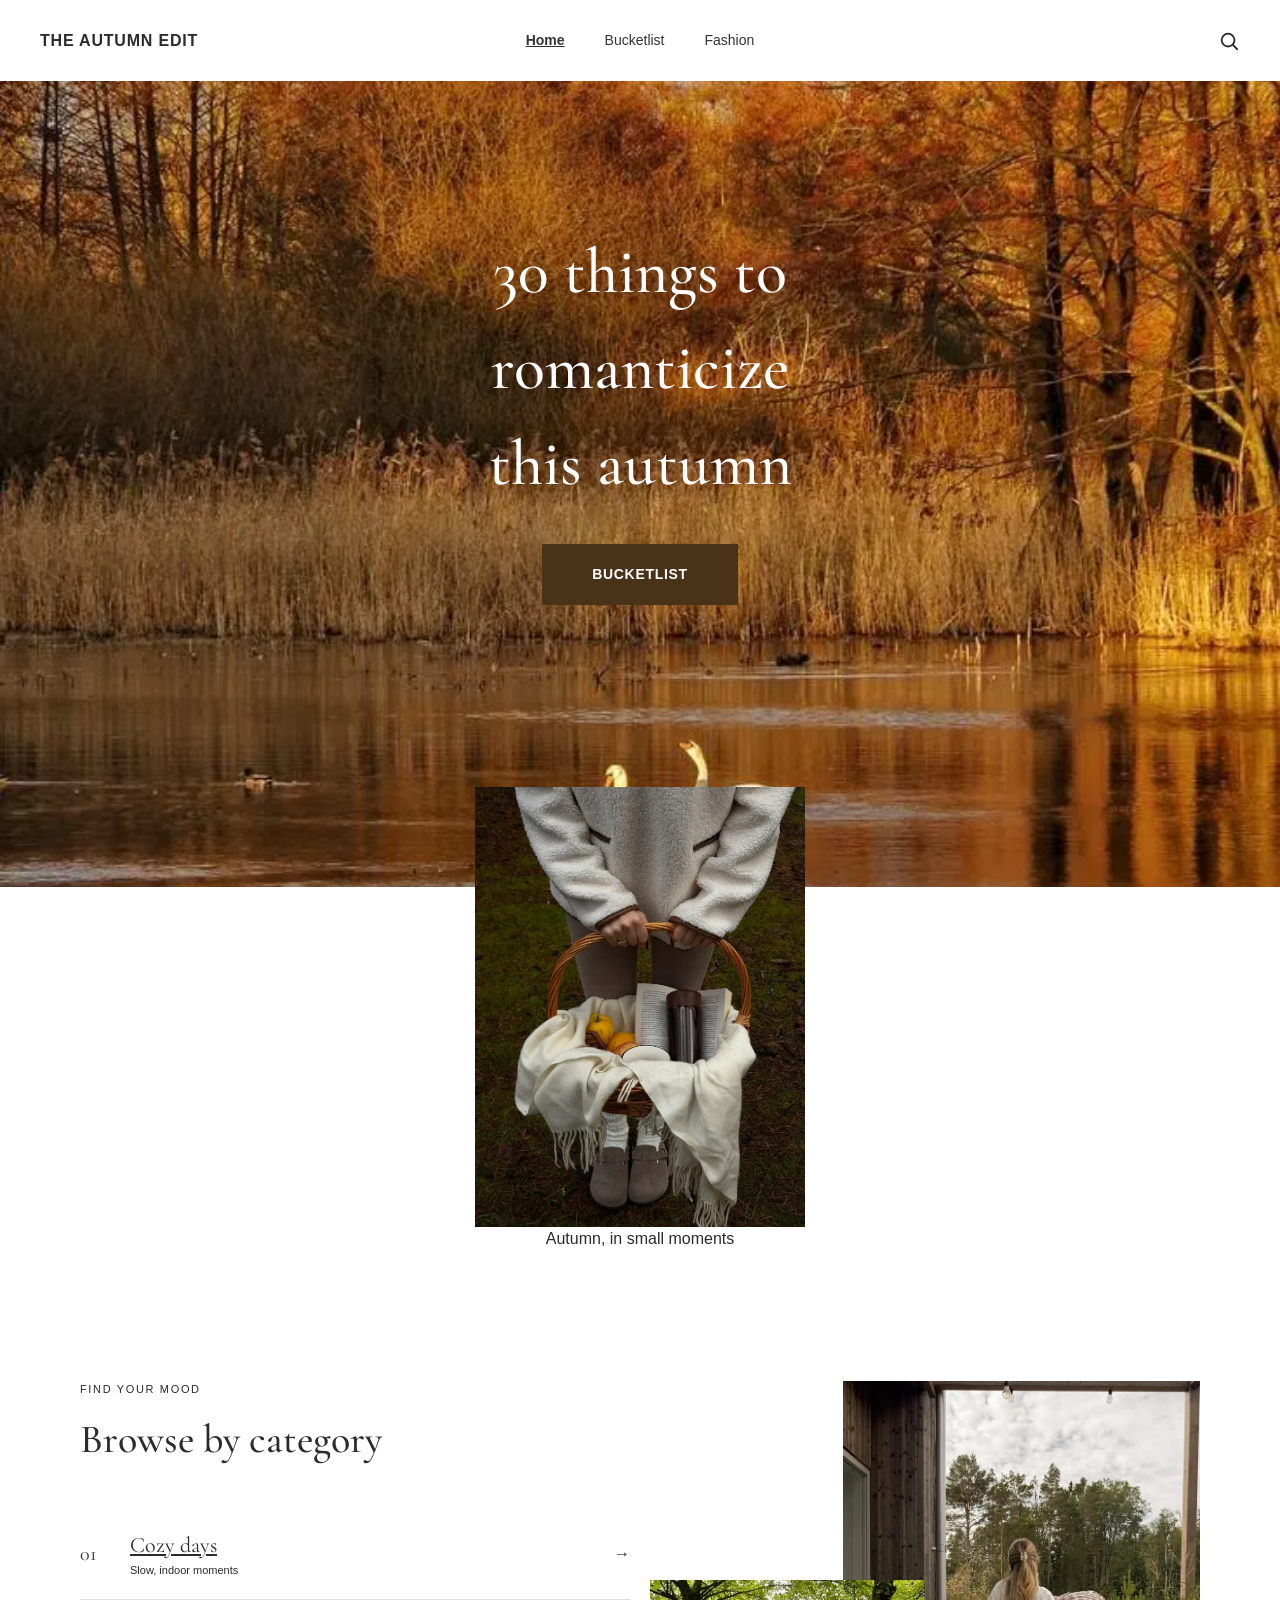
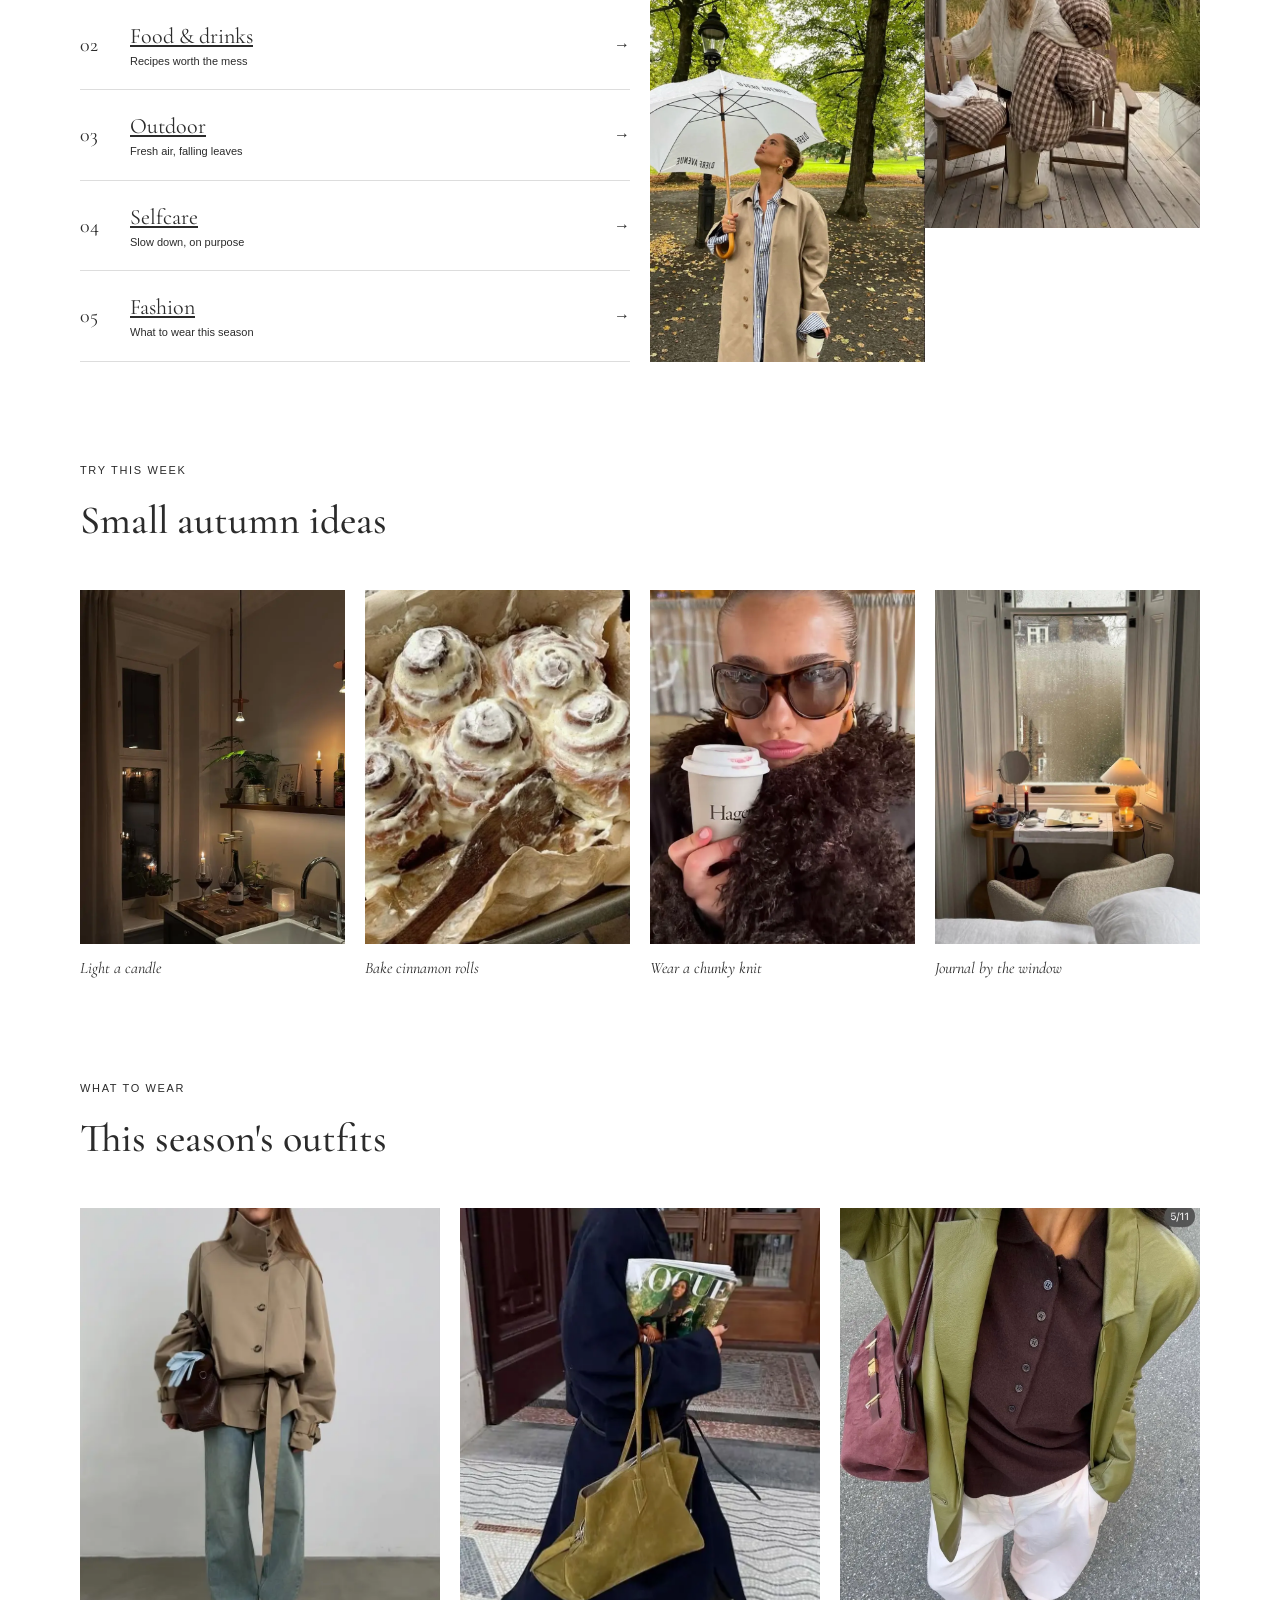
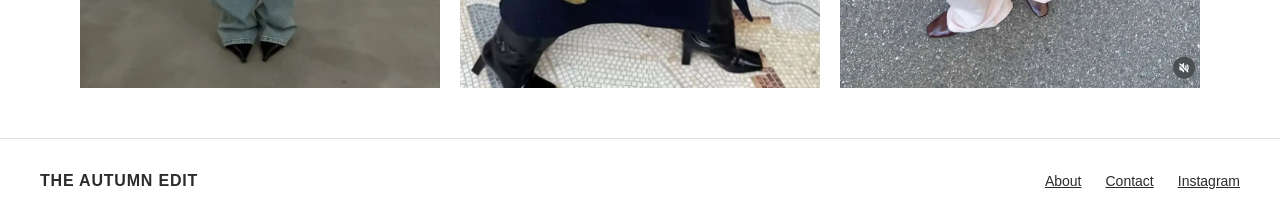
<file: index.html>
<!DOCTYPE html>
<html lang="en">

<head>
    <meta charset="UTF-8">
    <meta name="viewport" content="width=device-width, initial-scale=1.0">
    <meta name="robots" content="noindex">
    <link rel="preconnect" href="https://fonts.googleapis.com">
    <link rel="preconnect" href="https://fonts.gstatic.com" crossorigin>
    <link href="https://fonts.googleapis.com/css2?family=Cormorant+Garamond:ital,wght@0,500;1,500&display=swap"
        rel="stylesheet">
    <link rel="icon" href="favicon.svg?v=3" type="image/svg+xml">
    <link rel="stylesheet" href="style.css">
    <link rel="stylesheet" href="layout.css">
    <title>Home</title>
</head>

<body>

    <header>
        <div>
            <p><a href="index.html">THE AUTUMN EDIT</a></p>
        </div>
        <nav>
            <ul class="menu">
                <li><a class="current" href="index.html">Home</a></li>
                <li><a href="bucketlist.html">Bucketlist</a></li>
                <li><a href="fashion.html">Fashion</a></li>
            </ul>
            <button class="burger" aria-label="Menu">
                <span class="line"></span>
                <span class="line"></span>
                <span class="line"></span>
            </button>
        </nav>
        <div class="search">
            <svg width="22" height="22" viewBox="0 0 24 24" fill="none" stroke="currentColor" stroke-width="2"
                stroke-linecap="round" aria-hidden="true">
                <circle cx="11" cy="11" r="7"></circle>
                <line x1="16.5" y1="16.5" x2="21" y2="21"></line>
            </svg>
        </div>
    </header>

    <main>

        <div class="hero">
            <img src="./imgs/home/img1.webp" alt="Efterårsskov med gyldne blade">
            <h1>30 things to romanticize this autumn</h1>
            <a href="bucketlist.html">BUCKETLIST</a>
        </div>

        <div class="overlap">
            <img src="./imgs/home/img2.webp" alt="Kurv fyldt med efterårsting">
            <p>Autumn, in small moments</p>
        </div>

        <div class="grid_1-1">
            <div>
                <p class="label">FIND YOUR MOOD</p>
                <h2>Browse by category</h2>
                <ul class="categories">
                    <li>
                        <p>01</p>
                        <a href="bucketlist.html">Cozy days</a>
                        <p>Slow, indoor moments</p>
                    </li>
                    <li>
                        <p>02</p>
                        <a href="bucketlist.html">Food &amp; drinks</a>
                        <p>Recipes worth the mess</p>
                    </li>
                    <li>
                        <p>03</p>
                        <a href="bucketlist.html">Outdoor</a>
                        <p>Fresh air, falling leaves</p>
                    </li>
                    <li>
                        <p>04</p>
                        <a href="bucketlist.html">Selfcare</a>
                        <p>Slow down, on purpose</p>
                    </li>
                    <li>
                        <p>05</p>
                        <a href="fashion.html">Fashion</a>
                        <p>What to wear this season</p>
                    </li>
                </ul>
            </div>

            <div class="collage">
                <img src="./imgs/home/img3.webp" alt="Cozy efterårsstemning indendørs">
                <img src="./imgs/home/img4.webp" alt="Varm drik og efterårsdetaljer">
            </div>
        </div>

        <div>
            <p class="label">TRY THIS WEEK</p>
            <h2>Small autumn ideas</h2>

            <div class="grid_1-1-1-1">
                <div>
                    <img src="./imgs/home/img5.webp" alt="Tændt stearinlys">
                    <p>Light a candle</p>
                </div>
                <div>
                    <img src="./imgs/home/img6.webp" alt="Nybagte kanelsnegle">
                    <p>Bake cinnamon rolls</p>
                </div>
                <div>
                    <img src="./imgs/home/img7.webp" alt="Hyggelig strik med stor krave">
                    <p>Wear a chunky knit</p>
                </div>
                <div>
                    <img src="./imgs/home/img8.webp" alt="Dagbog ved vinduet">
                    <p>Journal by the window</p>
                </div>
            </div>
        </div>

        <div>
            <p class="label">WHAT TO WEAR</p>
            <h2>This season's outfits</h2>

            <div class="grid_1-1-1">
                <div>
                    <img src="./imgs/home/img9.webp" alt="Efterårsoutfit i brune toner">
                </div>

                <div>
                    <img src="./imgs/home/img10.webp" alt="Efterårsoutfit med trenchcoat">
                </div>

                <div>
                    <img src="./imgs/home/img11.webp" alt="Efterårsoutfit med strik og nederdel">
                </div>
            </div>
        </div>

    </main>

    <footer>
        <p><a href="index.html">THE AUTUMN EDIT</a></p>
        <a href="about.html">About</a>
        <a href="mailto:hello@theautumnedit.dk">Contact</a>
        <a href="https://www.instagram.com/karolinekc/" target="_blank" rel="noopener">Instagram</a>
    </footer>

    <script src="script.js"></script>
</body>

</html>
</file>
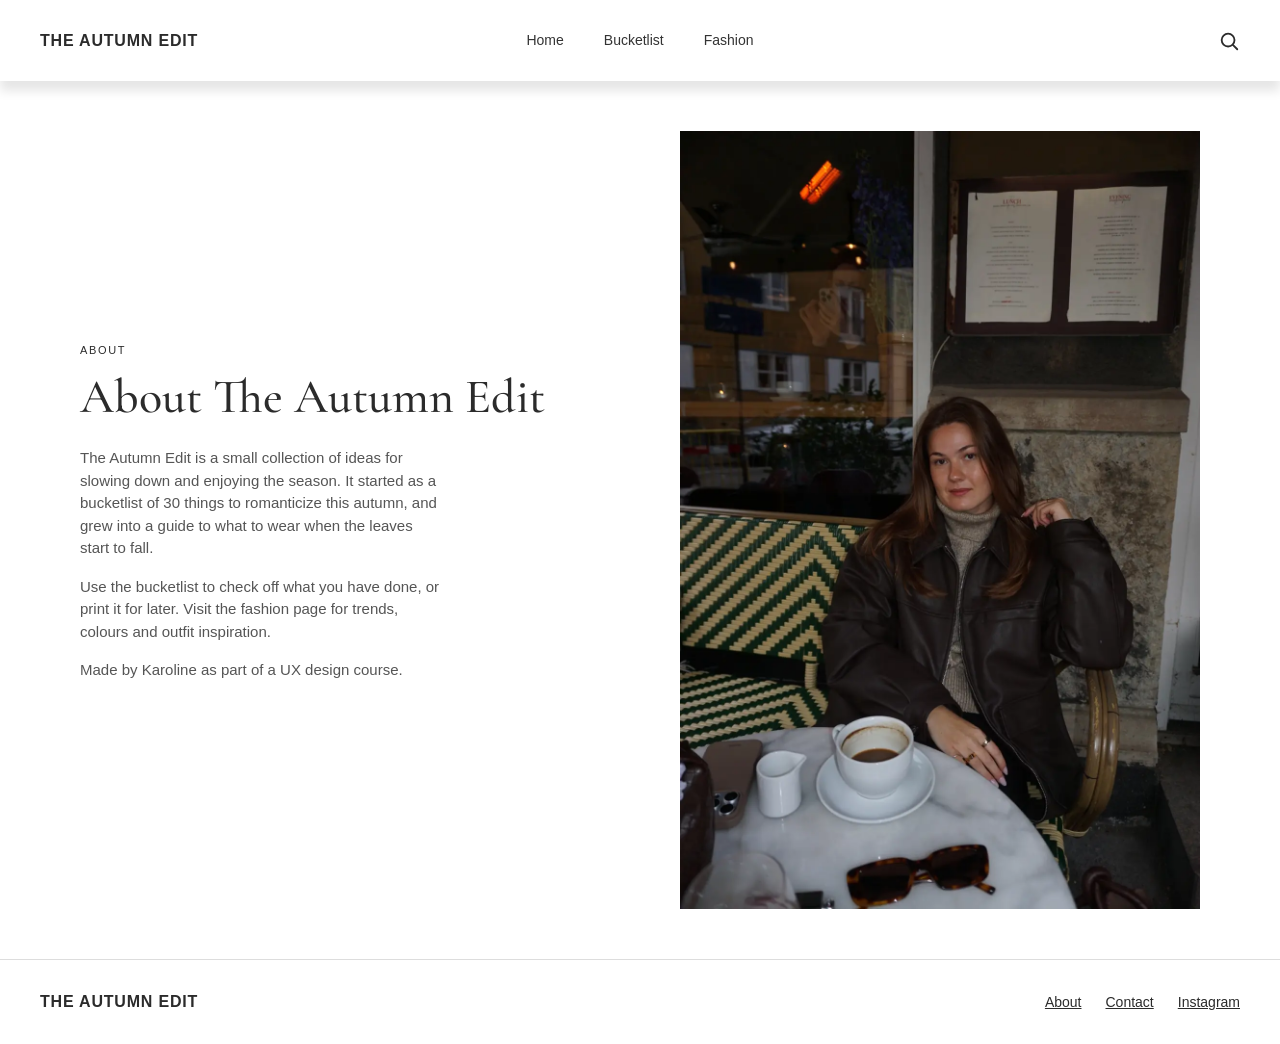
<file: about.html>
<!DOCTYPE html>
<html lang="en">

<head>
    <meta charset="UTF-8">
    <meta name="viewport" content="width=device-width, initial-scale=1.0">
    <meta name="robots" content="noindex">
    <link rel="icon" href="favicon.svg?v=3" type="image/svg+xml">
    <link rel="preconnect" href="https://fonts.googleapis.com">
    <link rel="preconnect" href="https://fonts.gstatic.com" crossorigin>
    <link href="https://fonts.googleapis.com/css2?family=Cormorant+Garamond:ital,wght@0,500;1,500&display=swap"
        rel="stylesheet">
    <link rel="stylesheet" href="style.css">
    <link rel="stylesheet" href="layout.css">
    <title>About</title>
</head>

<body>
    <header>
        <div>
            <p><a href="index.html">THE AUTUMN EDIT</a></p>
        </div>
        <nav>
            <ul class="menu">
                <li><a href="index.html">Home</a></li>
                <li><a href="bucketlist.html">Bucketlist</a></li>
                <li><a href="fashion.html">Fashion</a></li>
            </ul>
            <button class="burger" aria-label="Menu">
                <span class="line"></span>
                <span class="line"></span>
                <span class="line"></span>
            </button>
        </nav>
        <div class="search">
            <svg width="22" height="22" viewBox="0 0 24 24" fill="none" stroke="currentColor" stroke-width="2"
                stroke-linecap="round" aria-hidden="true">
                <circle cx="11" cy="11" r="7"></circle>
                <line x1="16.5" y1="16.5" x2="21" y2="21"></line>
            </svg>
        </div>
    </header>

    <main>

        <div class="grid_1-1 intro">
            <div class="about">
                <p class="label">ABOUT</p>
                <h1>About The Autumn Edit</h1>
                <p>The Autumn Edit is a small collection of ideas for slowing down and enjoying the season. It started
                    as
                    a bucketlist of 30 things to romanticize this autumn, and grew into a guide to what to wear when the
                    leaves start to fall.</p>
                <p>Use the bucketlist to check off what you have done, or print it for later. Visit the fashion page for
                    trends, colours and outfit inspiration.</p>
                <p>Made by Karoline as part of a UX design course.</p>
            </div>
            <img class="about-img" src="./imgs/about/about.webp" width="1080" height="1616"
                alt="Karoline sidder på en café i en brun læderjakke med en kop kaffe">
        </div>

    </main>

    <footer>
        <p><a href="index.html">THE AUTUMN EDIT</a></p>
        <a href="about.html">About</a>
        <a href="mailto:hello@theautumnedit.dk">Contact</a>
        <a href="https://www.instagram.com/karolinekc/" target="_blank" rel="noopener">Instagram</a>
    </footer>

    <script src="script.js"></script>
</body>

</html>
</file>
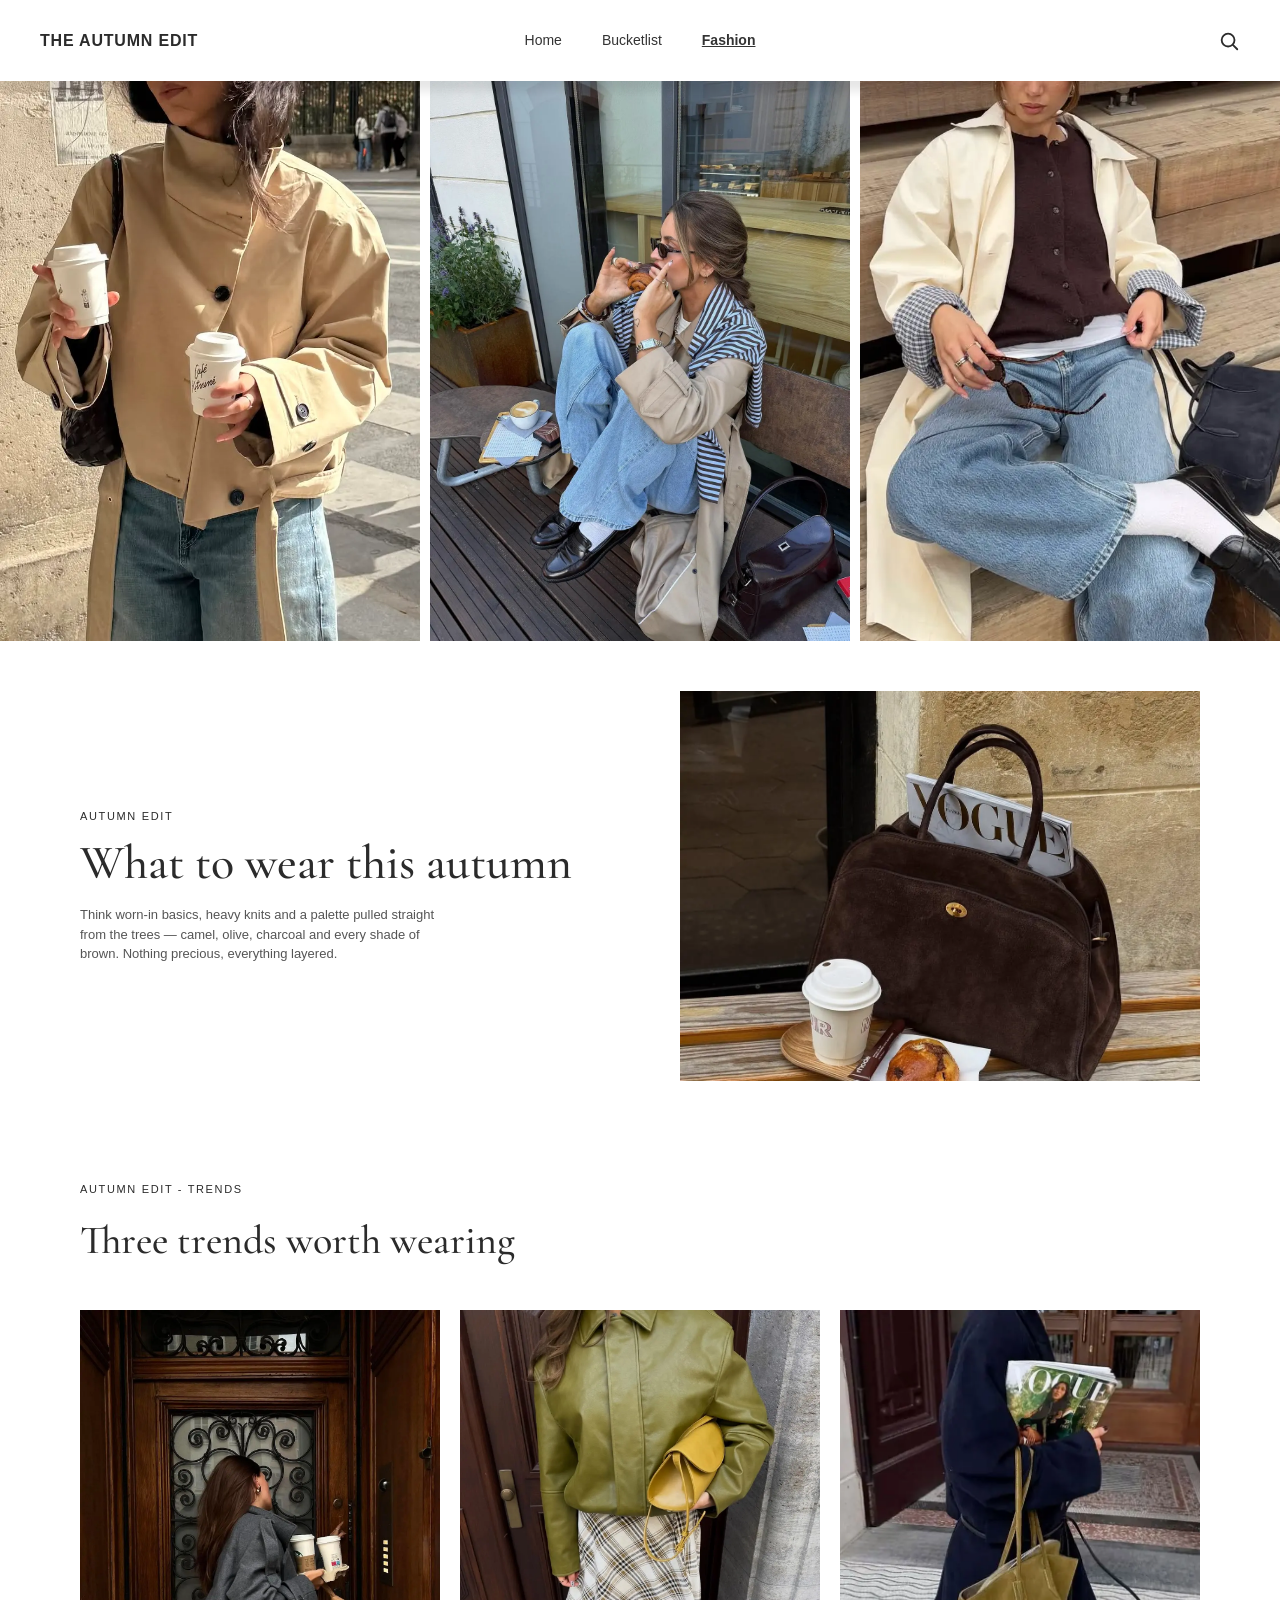
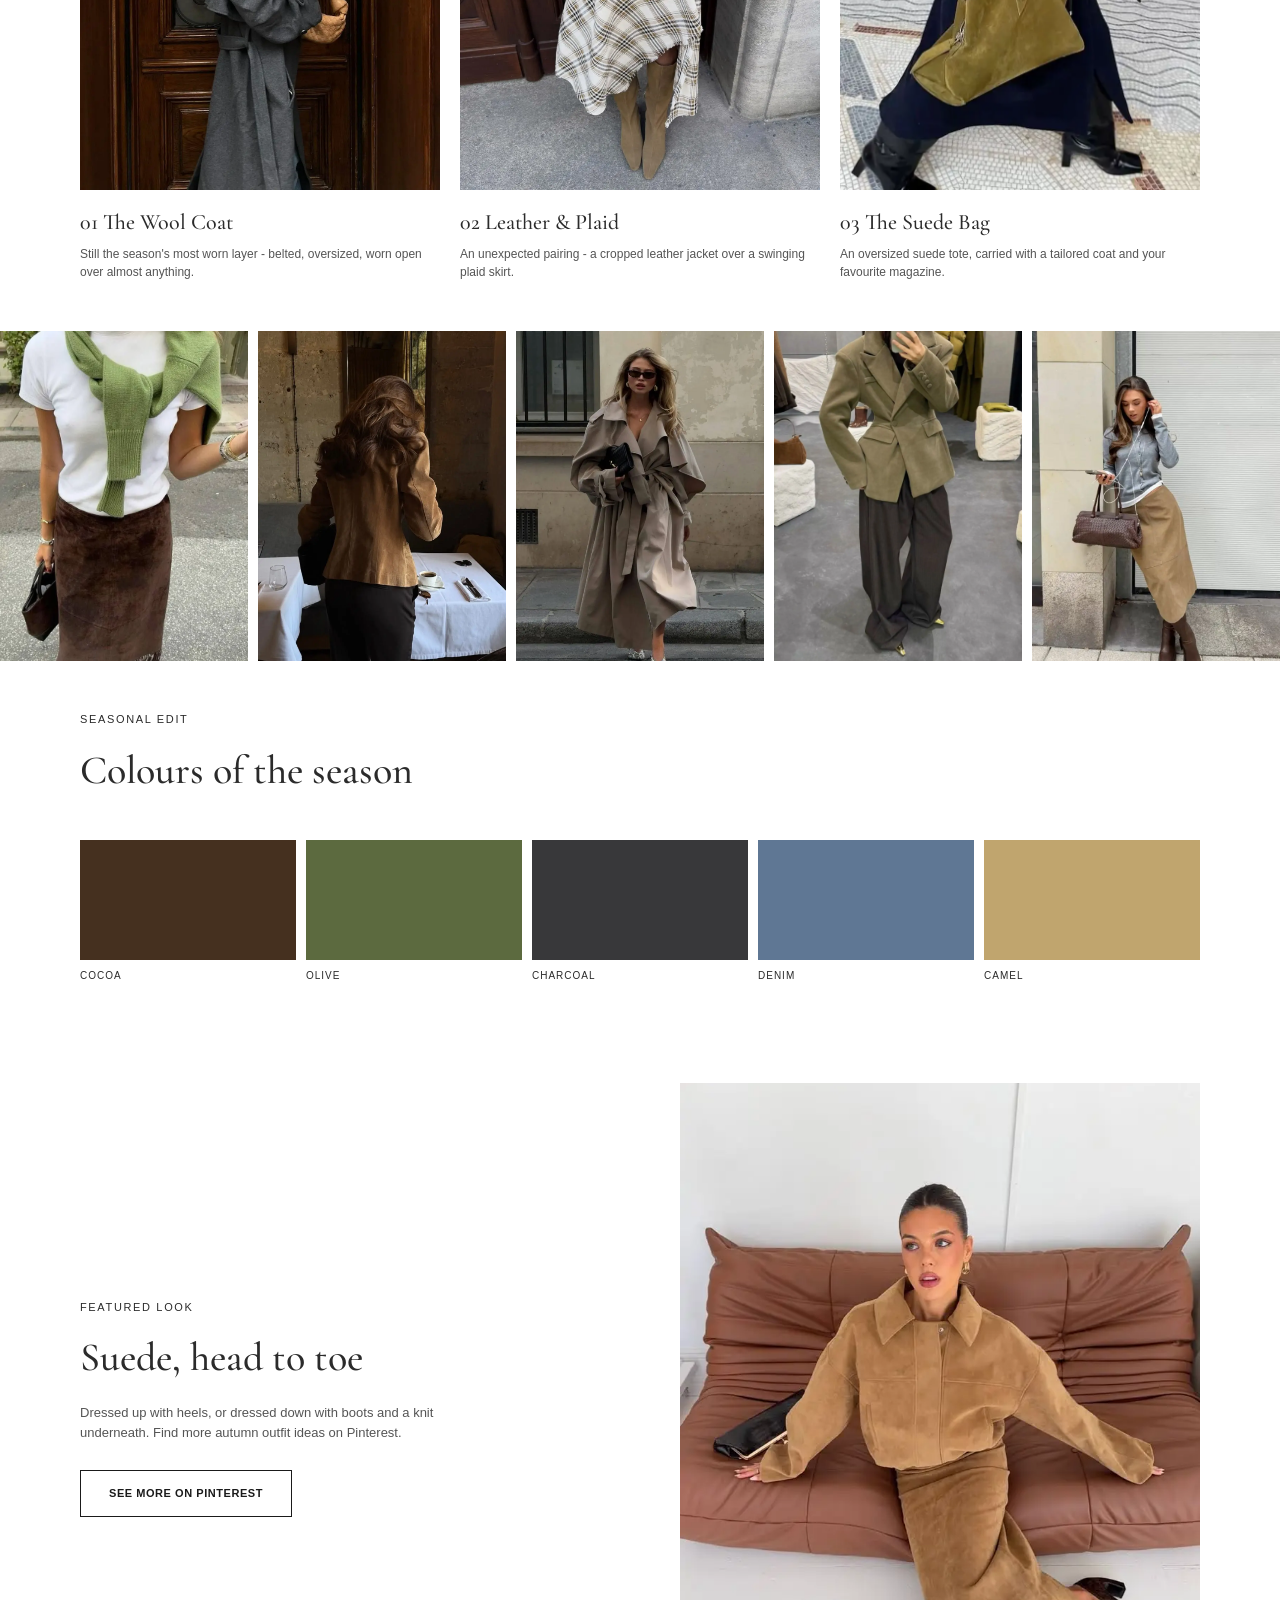
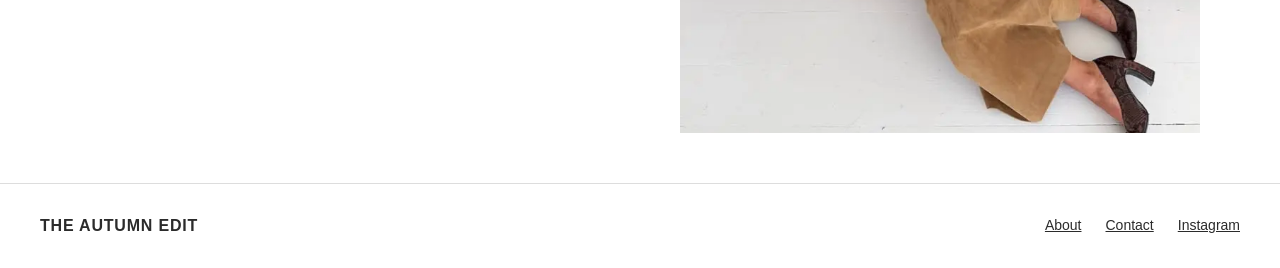
<file: fashion.html>
<!DOCTYPE html>
<html lang="en">

<head>
    <meta charset="UTF-8">
    <meta name="viewport" content="width=device-width, initial-scale=1.0">
    <meta name="robots" content="noindex">
    <link rel="preconnect" href="https://fonts.googleapis.com">
    <link rel="preconnect" href="https://fonts.gstatic.com" crossorigin>
    <link href="https://fonts.googleapis.com/css2?family=Cormorant+Garamond:ital,wght@0,500;1,500&display=swap"
        rel="stylesheet">
    <link rel="icon" href="favicon.svg?v=3" type="image/svg+xml">
    <link rel="stylesheet" href="style.css">
    <link rel="stylesheet" href="layout.css">
    <title>Fashion</title>
</head>

<body>
    <header>
        <div>
            <p><a href="index.html">THE AUTUMN EDIT</a></p>
        </div>
        <nav>
            <ul class="menu">
                <li><a href="index.html">Home</a></li>
                <li><a href="bucketlist.html">Bucketlist</a></li>
                <li><a class="current" href="fashion.html">Fashion</a></li>
            </ul>
            <button class="burger" aria-label="Menu">
                <span class="line"></span>
                <span class="line"></span>
                <span class="line"></span>
            </button>
        </nav>
        <div class="search">
            <svg width="22" height="22" viewBox="0 0 24 24" fill="none" stroke="currentColor" stroke-width="2"
                stroke-linecap="round" aria-hidden="true">
                <circle cx="11" cy="11" r="7"></circle>
                <line x1="16.5" y1="16.5" x2="21" y2="21"></line>
            </svg>
        </div>
    </header>

    <main>

        <div class="grid_1-1-1 top">
            <img src="./imgs/fashion/image1.webp"
                alt="Kvinde i kort beige trenchjakke med høj krave og blå jeans, med en takeaway-kaffe i hver hånd">
            <img src="./imgs/fashion/image2.webp"
                alt="Kvinde med solbriller sidder på en café-bænk i beige trenchcoat, blå jeans, sorte loafers og en blåstribet sweater over skuldrene">
            <img src="./imgs/fashion/image3.webp"
                alt="Siddende look med cremefarvet frakke, mørkebrun cardigan, ternede manchetter, blå jeans, hvide sokker og sorte loafers, med solbriller i hånden">
        </div>

        <div class="grid_1-1 intro">
            <div>
                <p class="label">AUTUMN EDIT</p>
                <h1>What to wear this autumn</h1>
                <p>Think worn-in basics, heavy knits and a palette pulled straight from the trees — camel, olive,
                    charcoal and every shade of brown. Nothing precious, everything layered.</p>
            </div>
            <img src="./imgs/fashion/image4.webp"
                alt="Mørkebrun ruskindstaske med et Vogue-blad stikkende op, stillet på en træbænk ved siden af en kop kaffe og et wienerbrød">
        </div>

        <div>
            <p class="label">AUTUMN EDIT - TRENDS</p>
            <h2>Three trends worth wearing</h2>

            <div class="grid_1-1-1">
                <div>
                    <img src="./imgs/fashion/image5.webp"
                        alt="Kvinde i lang grå uldfrakke ved en mørk trædør med to kopper takeaway-kaffe og en lille brun taske">
                    <h3>01 The Wool Coat</h3>
                    <p>Still the season's most worn layer - belted, oversized, worn open over almost anything.</p>
                </div>
                <div>
                    <img src="./imgs/fashion/image6.webp"
                        alt="Olivengrøn læderjakke over en asymmetrisk ternet nederdel i creme og brun, med sennepsgul taske under armen og beige ruskindsstøvler">
                    <h3>02 Leather &amp; Plaid</h3>
                    <p>An unexpected pairing - a cropped leather jacket over a swinging plaid skirt.</p>
                </div>
                <div>
                    <img src="./imgs/fashion/image7.webp"
                        alt="Stor olivengrøn ruskindstaske båret over skulderen til en lang mørkeblå frakke, med et Vogue-blad i hånden og sorte støvler">
                    <h3>03 The Suede Bag</h3>
                    <p>An oversized suede tote, carried with a tailored coat and your favourite magazine.</p>
                </div>
            </div>
        </div>

        <div class="grid_1-1-1-1-1 row">
            <img src="./imgs/fashion/image8.webp"
                alt="Hvid T-shirt med en grøn strikket sweater knyttet om skuldrene, brun ruskindsnederdel med frynser og en lille mørkebrun taske">
            <img src="./imgs/fashion/image9.webp"
                alt="Kvinde set bagfra med langt brunt hår i en kamelfarvet ruskindsjakke og sorte bukser på en café med hvide duge">
            <img src="./imgs/fashion/image10.webp"
                alt="Kvinde med solbriller i en lang, oversized beige trenchcoat med bindebælte og en sort clutch under armen">
            <img src="./imgs/fashion/image11.webp"
                alt="Spejlselfie af en olivengrøn blazer med brede skuldre og vide brune nålestribede bukser med guldfarvede sko">
            <img src="./imgs/fashion/image12.webp"
                alt="Kvinde i grå cardigan og kamelfarvet midinederdel med brune støvler og en flettet brun lædertaske, mens hun lytter til musik i høretelefoner">
        </div>

        <div>
            <p class="label">SEASONAL EDIT</p>
            <h2>Colours of the season</h2>

            <div class="grid_1-1-1-1-1 row">
                <div>
                    <div class="cocoa"></div>
                    <p>Cocoa</p>
                </div>
                <div>
                    <div class="olive"></div>
                    <p>Olive</p>
                </div>
                <div>
                    <div class="charcoal"></div>
                    <p>Charcoal</p>
                </div>
                <div>
                    <div class="denim"></div>
                    <p>Denim</p>
                </div>
                <div>
                    <div class="camel"></div>
                    <p>Camel</p>
                </div>
            </div>
        </div>

        <div class="grid_1-1 featured">
            <div>
                <p class="label">FEATURED LOOK</p>
                <h2>Suede, head to toe</h2>
                <p>Dressed up with heels, or dressed down with boots and a knit underneath. Find more autumn outfit
                    ideas on Pinterest.</p>
                <a href="https://www.pinterest.com/search/pins/?q=autumn%20outfit%20inspiration" target="_blank"
                    rel="noopener">SEE MORE ON PINTEREST</a>
            </div>
            <img src="./imgs/fashion/image13.webp"
                alt="Kvinde i matchende kamelfarvet ruskindsjakke og -nederdel med slangeskindsstøvletter, siddende foran en brun lædersofa">
        </div>

    </main>

    <footer>
        <p><a href="index.html">THE AUTUMN EDIT</a></p>
        <a href="about.html">About</a>
        <a href="mailto:hello@theautumnedit.dk">Contact</a>
        <a href="https://www.instagram.com/karolinekc/" target="_blank" rel="noopener">Instagram</a>
    </footer>

    <script src="script.js"></script>
</body>

</html>
</file>
<file: style.css>
/*************** reset ****************/
* {
  margin: 0;
  padding: 0;
  box-sizing: border-box;
}

img {
  max-width: 100%;
  display: block;
}

body {
  margin: 0;
  font-family: Arial, sans-serif;
  font-size: 16px;
  line-height: 1.5;
  color: #2b2b2b;
}

h1,
h2 {
  font-family: "Cormorant Garamond", serif;
  font-weight: 500;
}

h2 {
  font-size: 40px;
  margin: 0 0 40px 0;
}

.label {
  margin: 0 0 12px 0;
  font-size: 11px;
  letter-spacing: 0.15em;
}

/*************** menu *****************/

header {
  display: flex;
  justify-content: space-between;
  align-items: center;
  padding: 20px;
  background-color: #ffffff;
  box-shadow: 0 10px 10px rgba(0, 0, 0, 0.1);
}

header p {
  margin: 0;
  font-weight: bold;
  letter-spacing: 0.05em;
}

nav {
  /********** desktop ***********/
  display: flex;
  align-items: center;

  @media (width < 800px) {
    /************ mobil *************/
    .menu {
      display: none;
    }

    &.active .menu {
      display: block;
      background-color: #ffffff;
      position: absolute;
      top: 100%;
      left: 0;
      width: 100%;
      padding: 8px 0;
      box-shadow: 0 10px 10px rgba(0, 0, 0, 0.1);
      z-index: 1;
    }

    &.active .menu li {
      margin: 0 20px;
    }

    &.active .menu a {
      padding: 14px 0;
      font-size: 13px;
      letter-spacing: 0.12em;
      text-transform: uppercase;
    }
  }
}

.menu {
  display: flex;
  list-style: none;
  margin: 0;
  padding: 0;

  li {
    margin-right: 20px;
  }

  li:last-child {
    margin-right: 0;
  }

  a {
    display: block;
    padding: 10px;
    color: #333333;
    text-decoration: none;
    transition: color 0.3s;
    text-align: end;
    font-size: 14px;

    &:hover {
      color: #2b1c1c;
    }
  }
}

.menu a.current {
  text-decoration: underline;
  font-weight: bold;
}

.burger {
  width: 30px;
  height: 20px;
  cursor: pointer;
  display: none;

  .line {
    display: block;
    width: 100%;
    height: 2px;
    background-color: #333333;
    margin-bottom: 5px;
    transition: 0.2s linear;
  }

  @media (width < 800px) {
    display: block;
    background-color: transparent;
    border: 0;

    &.active .line:nth-child(1) {
      transform: rotate(45deg) translate(5px, 5px);
      transition: 0.2s linear;
    }

    &.active .line:nth-child(2) {
      opacity: 0;
      transition: 0.15s linear;
    }

    &.active .line:nth-child(3) {
      transform: rotate(-45deg) translate(5px, -5px);
      transition: 0.2s linear;
    }
  }
}

/*************** hero *****************/

.hero {
  text-align: center;
  color: white;
}

.hero h1 {
  font-size: 64px;
}

.hero a {
  padding: 20px 50px;
  background-color: #4a3219;
  color: white;
  font-size: 14px;
  font-weight: bold;
  letter-spacing: 0.05em;
  text-decoration: none;
}

.overlap {
  text-align: center;
}

/*************** billedtekster ********/

.grid_1-1-1-1 p {
  margin: 12px 0 0 0;
  font-family: "Cormorant Garamond", serif;
  font-size: 16px;
  font-style: italic;
}

/*************** kategorier ***********/

.categories li {
  border-bottom: 1px solid #ddd;
}

.categories li p {
  margin: 0;
  font-size: 11px;
}

.categories li p:first-child {
  font-family: "Cormorant Garamond", serif;
  font-size: 20px;
}

.categories li a {
  font-family: "Cormorant Garamond", serif;
  font-size: 22px;
  color: inherit;
  text-decoration: underline;
}

/*************** bucketlist ***********/

.progress {
  border-top: 1px solid #2b2b2b;
  border-bottom: 1px solid #2b2b2b;
}

.progress p {
  font-size: 14px;
}

.progress ul li {
  padding: 8px 20px;
  border-radius: 999px;
  font-size: 13px;
  cursor: pointer;
}

.progress ul li.active {
  background-color: #1a1a1a;
  color: white;
}

.number {
  font-family: "Cormorant Garamond", serif;
  font-size: 48px;
  line-height: 1;
  color: #767676;
}

.number + h2 {
  margin-bottom: 8px;
  font-size: 36px;
}

.number + h2 + p {
  margin-bottom: 24px;
  font-size: 11px;
}

.todo li {
  border-bottom: 1px solid #ddd;
  font-size: 13px;
}

.todo input {
  accent-color: #2b2b2b;
}

.todo + p {
  margin-top: 16px;
  font-size: 11px;
  letter-spacing: 0.1em;
  text-transform: uppercase;
  color: #666;
}

/*************** afslutning ***********/

.cta {
  text-align: center;
}

.cta p:not(.label) {
  font-size: 12px;
}

.cta a {
  border: 1px solid #1a1a1a;
  font-size: 11px;
  font-weight: bold;
  letter-spacing: 0.05em;
  text-decoration: none;
  color: #1a1a1a;
}

.cta a:first-of-type {
  background-color: #1a1a1a;
  color: white;
}

.cta a + p:not(.label) {
  margin-top: 32px;
  font-size: 11px;
  color: #666;
}

/*************** fashion **************/

.intro h1 {
  margin-bottom: 16px;
  font-size: 48px;
  line-height: 1.1;
}

.intro p:not(.label) {
  max-width: 360px;
  font-size: 13px;
  color: #555;
}

.grid_1-1-1 h3 {
  margin: 16px 0 6px 0;
  font-family: "Cormorant Garamond", serif;
  font-size: 22px;
  font-weight: 500;
}

.grid_1-1-1 p {
  font-size: 12px;
  color: #555;
}

.grid_1-1-1-1-1 p {
  margin-top: 8px;
  font-size: 10px;
  letter-spacing: 0.1em;
  text-transform: uppercase;
}

.cocoa {
  background-color: #45301f;
}

.olive {
  background-color: #5c6a3f;
}

.charcoal {
  background-color: #38383a;
}

.denim {
  background-color: #5f7794;
}

.camel {
  background-color: #c0a56e;
}

.featured h2 {
  margin-bottom: 16px;
}

.featured p:not(.label) {
  max-width: 360px;
  margin-bottom: 28px;
  font-size: 13px;
  color: #555;
}

.featured a {
  border: 1px solid #1a1a1a;
  font-size: 11px;
  font-weight: bold;
  letter-spacing: 0.05em;
  text-decoration: none;
  color: #1a1a1a;
}

/*************** about ****************/

.about h1 {
  margin-bottom: 24px;
  font-size: 48px;
  line-height: 1.1;
}

.about p:not(.label) {
  margin-bottom: 16px;
  font-size: 15px;
  color: #555;
}

/*************** bund *****************/

footer {
  border-top: 1px solid #ddd;
}

footer p {
  font-weight: bold;
  letter-spacing: 0.05em;
}

footer a {
  font-size: 14px;
  color: inherit;
  text-decoration: underline;
}

/*************** logo-link ************/

header p a,
footer p a {
  color: inherit;
  font-size: inherit;
  text-decoration: none;
}

/*************** mobil ****************/

@media (max-width: 800px) {
  .hero h1 {
    font-size: 40px;
  }

  h2 {
    font-size: 32px;
  }

  .intro h1,
  .about h1 {
    font-size: 36px;
  }

  .number,
  .number + h2 + p {
    text-align: center;
  }
}
</file>
<file: layout.css>
/*************** menu ****************/
header {
  position: relative;
  display: grid;
  grid-template-columns: 1fr auto 1fr;
  align-items: center;
  padding: 20px 40px;
  background-color: #ffffff;
  box-shadow: 0 10px 10px rgba(0, 0, 0, 0.1);
}

.search {
  justify-self: end;
  display: flex;
}

/*************** afsnit ****************/
main > div {
  max-width: 1200px;
  margin: 0 auto;
  padding: 50px 40px;
}

/*************** hero ****************/
.hero {
  position: relative;
  isolation: isolate;
  min-height: calc(100vh - 94px);
  max-width: none;
  margin: 0;
  padding: 0 0 140px 0;
  display: flex;
  flex-direction: column;
  align-items: center;
  justify-content: center;
}

.hero img {
  position: absolute;
  top: 0;
  left: 0;
  width: 100%;
  height: 100%;
  object-fit: cover;
  z-index: -1;
}

.hero h1 {
  max-width: 400px;
}

.hero a {
  margin-top: 32px;
}

.overlap {
  position: relative;
  margin-top: -100px;
  padding: 0 40px 80px 40px;
  display: flex;
  flex-direction: column;
  align-items: center;
}

.overlap img {
  width: 330px;
}

/*************** grid ****************/
.grid_1-1,
.grid_1-1-1,
.grid_1-1-1-1,
.grid_1-1-1-1-1 {
  display: grid;
  gap: 20px;
}

.grid_1-1-1 {
  grid-template-columns: 1fr 1fr 1fr;
}

.grid_1-1-1-1 img,
.grid_1-1-1-1-1 img,
.grid_1-1-1 img {
  width: 100%;
  aspect-ratio: 3 / 4;
  object-fit: cover;
}

.flex {
  display: flex;
}

.order {
  order: -1;
}

/* de to overlappende billeder */
.collage {
  position: relative;
  min-height: 550px;
}

.collage img:first-child {
  width: 65%;
  margin-left: auto;
}

.collage img:last-child {
  position: absolute;
  left: 0;
  bottom: 0;
  width: 50%;
}

/*************** bucketlist: fremgang og filtre ****************/
.progress {
  justify-content: space-between;
  align-items: center;
  margin: 24px auto 0 auto;
  padding-top: 20px;
  padding-bottom: 20px;
}

.progress ul {
  list-style: none;
  gap: 8px;
}

/*************** bucketlist: kategorier ****************/
.grid_1-1 > img {
  width: 100%;
  aspect-ratio: 4 / 5;
  object-fit: cover;
}

.number + h2 {
  display: flex;
  align-items: center;
  gap: 20px;
}

.number + h2::after {
  content: "";
  width: 80px;
  height: 1px;
}

.todo {
  list-style: none;
  margin: 0;
  padding: 0;
}

.todo li {
  padding: 10px 0;
}

.todo label {
  display: flex;
  align-items: center;
  gap: 12px;
  cursor: pointer;
}

.todo input {
  width: 16px;
  height: 16px;
}

/*************** bucketlist: afslutning ****************/
.cta p:not(.label) {
  max-width: 420px;
  margin: 0 auto 24px auto;
}

.cta a {
  display: inline-block;
  margin: 0 4px;
  padding: 14px 28px;
}

.gallery {
  max-width: none;
  margin: 0;
  padding: 0;
  gap: 0;
}

.gallery img {
  aspect-ratio: 5 / 6;
}

/*************** skjul kategori når man filtrerer ****************/
.hide {
  display: none;
}

/*************** fashion ****************/
.top {
  max-width: none;
  margin: 0;
  padding: 0;
  gap: 10px;
}

.intro > img {
  aspect-ratio: 4 / 3;
}

.row {
  max-width: none;
  margin: 0;
  padding: 0;
  gap: 10px;
}

.row img {
  width: 100%;
  aspect-ratio: 3 / 4;
  object-fit: cover;
}

.cocoa,
.olive,
.charcoal,
.denim,
.camel {
  height: 120px;
}

.featured a {
  display: inline-block;
  padding: 14px 28px;
}

/*************** about ****************/
.about {
  max-width: 640px;
}

/*************** kategorier på forsiden ****************/
.categories {
  list-style: none;
  margin: 0;
  padding: 0;
}

.categories li {
  display: grid;
  grid-template-columns: 50px 1fr 30px;
  align-items: center;
  padding: 20px 0;
}

.categories li p:first-child {
  grid-column: 1;
  grid-row: 1 / 3;
}

.categories li a {
  grid-column: 2;
  grid-row: 1;
}

.categories li p:last-child {
  grid-column: 2;
  grid-row: 2;
}

.categories li::after {
  content: "→";
  grid-column: 3;
  grid-row: 1 / 3;
  justify-self: end;
}

/*************** bund ****************/
footer {
  display: flex;
  align-items: center;
  gap: 24px;
  padding: 30px 40px;
}

footer p {
  margin: 0 auto 0 0;
}

/************** desktop **************/
@media (min-width: 801px) {
  .grid_1-1 {
    grid-template-columns: 1fr 1fr;
  }

  .grid_1-1:has(.number) {
    align-items: center;
    gap: 80px;
  }

  .intro,
  .featured {
    align-items: center;
    gap: 80px;
  }

  .grid_1-1-1-1 {
    grid-template-columns: 1fr 1fr 1fr 1fr;
  }

  .grid_1-1-1-1-1 {
    grid-template-columns: 1fr 1fr 1fr 1fr 1fr;
  }
}

/************** mobil **************/
@media (max-width: 800px) {
  header {
    display: flex;
    justify-content: space-between;
  }

  .search {
    display: none;
  }

  .grid_1-1-1-1,
  .grid_1-1-1-1-1 {
    grid-template-columns: 1fr 1fr;
  }

  .gallery {
    grid-template-columns: 1fr 1fr 1fr 1fr;
  }

  main > div {
    padding: 40px 20px;
  }

  /* hero: samme udseende som på computer */
  .hero {
    justify-content: flex-end;
    padding: 0 20px 130px 20px;
  }

  .hero h1 {
    font-size: 64px;
  }

  .overlap {
    padding: 0 20px 40px 20px;
  }

  /* forsiden: kategorier */
  h2 + .categories {
    margin-top: -24px;
  }

  .collage {
    min-height: 400px;
    margin-top: 30px;
  }

  /* bucketlist: progress i midten */
  .progress {
    flex-direction: column;
    align-items: center;
    gap: 16px;
    text-align: center;
  }

  .progress ul {
    flex-wrap: wrap;
    justify-content: center;
  }

  .number + h2 {
    justify-content: center;
  }

  .number + h2::after {
    display: none;
  }

  .grid_1-1 > img {
    order: -1;
    width: 70%;
    margin: 0 auto;
  }

  .cta a {
    display: block;
    margin: 0 0 12px 0;
  }

  .top {
    padding: 0;
  }

  /* footer: logo på én linje, links under */
  header,
  footer {
    padding: 20px;
  }

  footer {
    flex-wrap: wrap;
    gap: 12px 24px;
  }

  footer p {
    width: 100%;
    white-space: nowrap;
  }

  /* fashion: tekst først, så billede */
  .intro > img,
  .featured > img {
    order: 0;
    width: 100%;
    margin: 0;
  }

  /* fashion: tre trends, 2 øverst og 1 i midten */
  .grid_1-1-1:has(h3) {
    grid-template-columns: 1fr 1fr;
    gap: 30px 10px;
    text-align: center;
  }

  .grid_1-1-1:has(h3) h3 {
    margin-top: 24px;
  }

  .grid_1-1-1:has(h3) > div:nth-child(3) {
    grid-column: 1 / -1;
    width: calc(50% - 5px);
    justify-self: center;
  }

  /* fashion: billedrække, 3 øverst og 2 i midten */
  .grid_1-1-1-1-1:has(> img) {
    grid-template-columns: repeat(6, 1fr);
    gap: 10px;
    padding: 0 20px;
  }

  .grid_1-1-1-1-1 > img:nth-child(-n + 3) {
    grid-column: span 2;
  }

  .grid_1-1-1-1-1 > img:nth-child(4) {
    grid-column: 2 / span 2;
  }

  .grid_1-1-1-1-1 > img:nth-child(5) {
    grid-column: 4 / span 2;
  }

  /* fashion: farver, 5 på en række med ens kolonner */
  .grid_1-1-1-1-1:has(> div) {
    grid-template-columns: repeat(5, minmax(0, 1fr));
    gap: 10px;
  }

  .grid_1-1-1-1-1:has(> div) p {
    font-size: 9px;
    letter-spacing: 0.05em;
    text-align: center;
  }
}
/* about: vis hele billedet i højt format (overskriver .intro > img og .grid_1-1 > img) */
.intro > .about-img {
  width: 100%;
  height: auto;
  aspect-ratio: 1080 / 1616;
  object-fit: contain;
  align-self: start;
}
</file>
